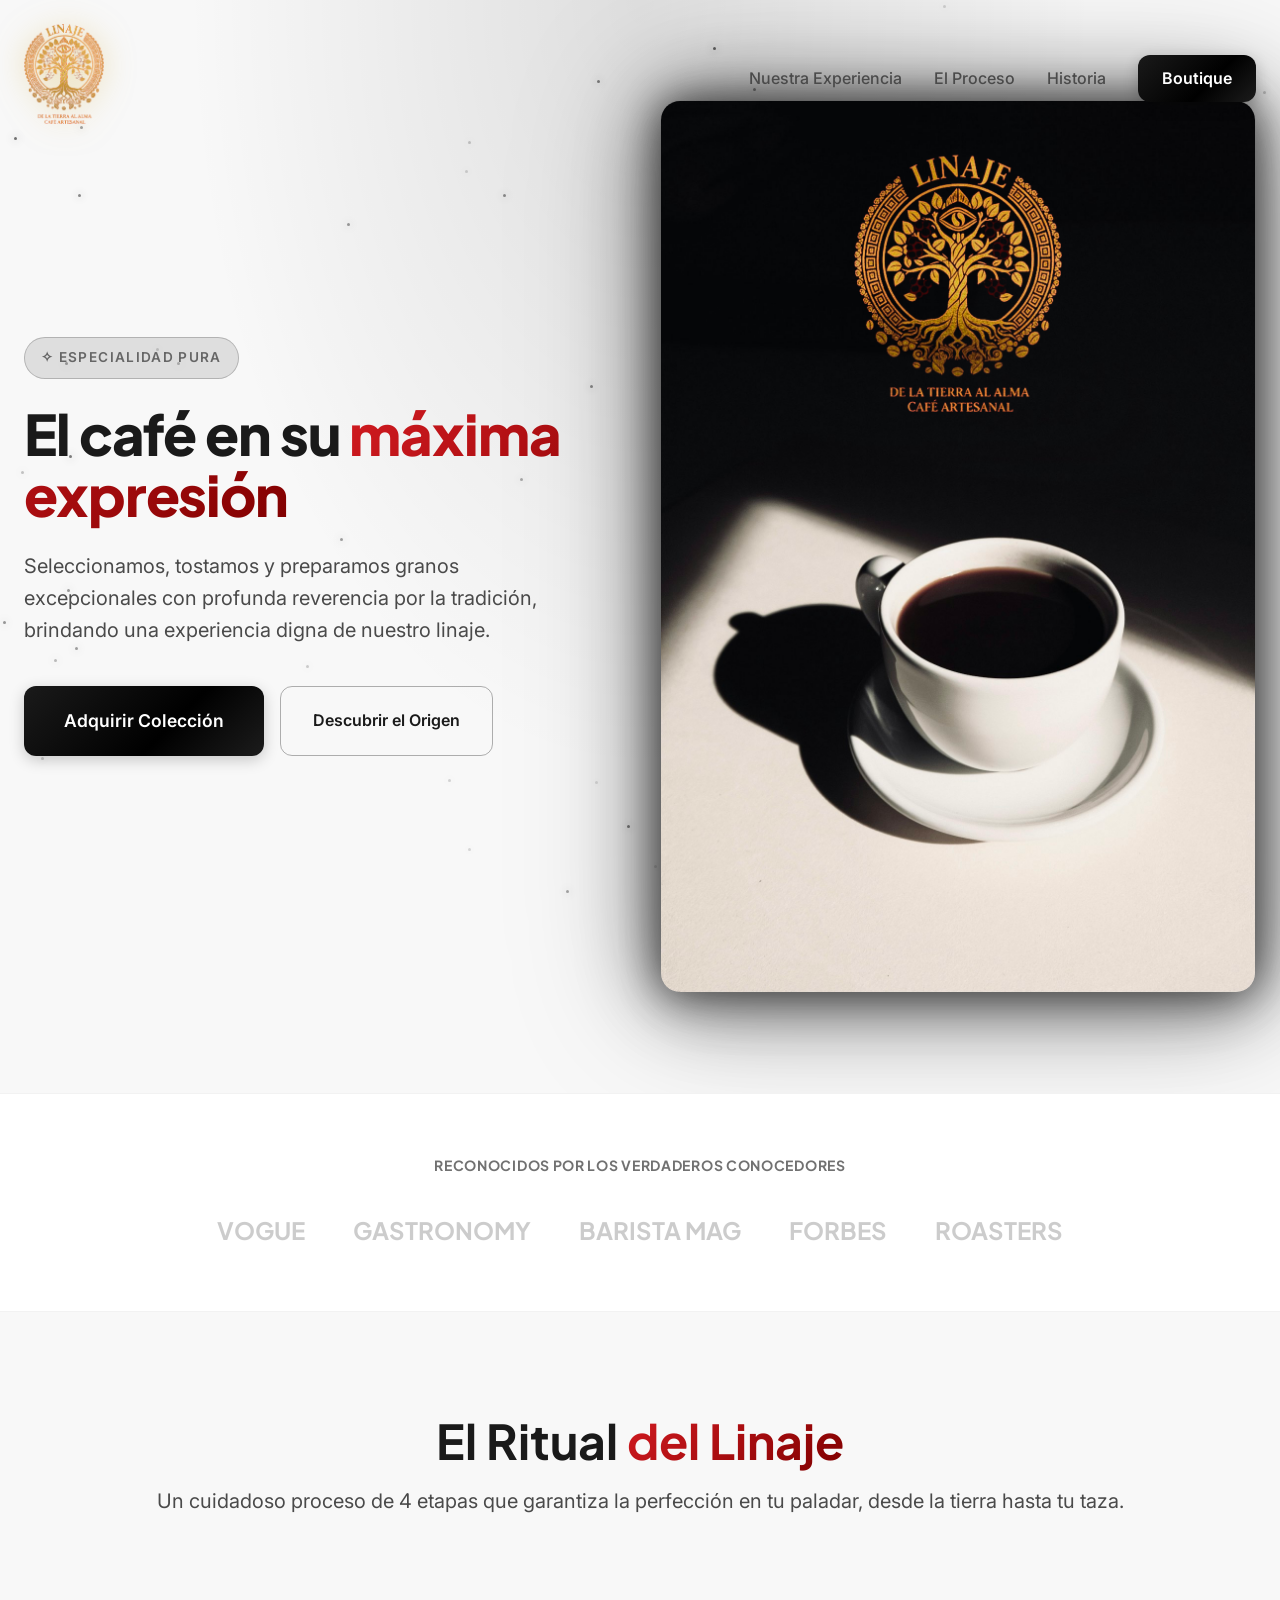
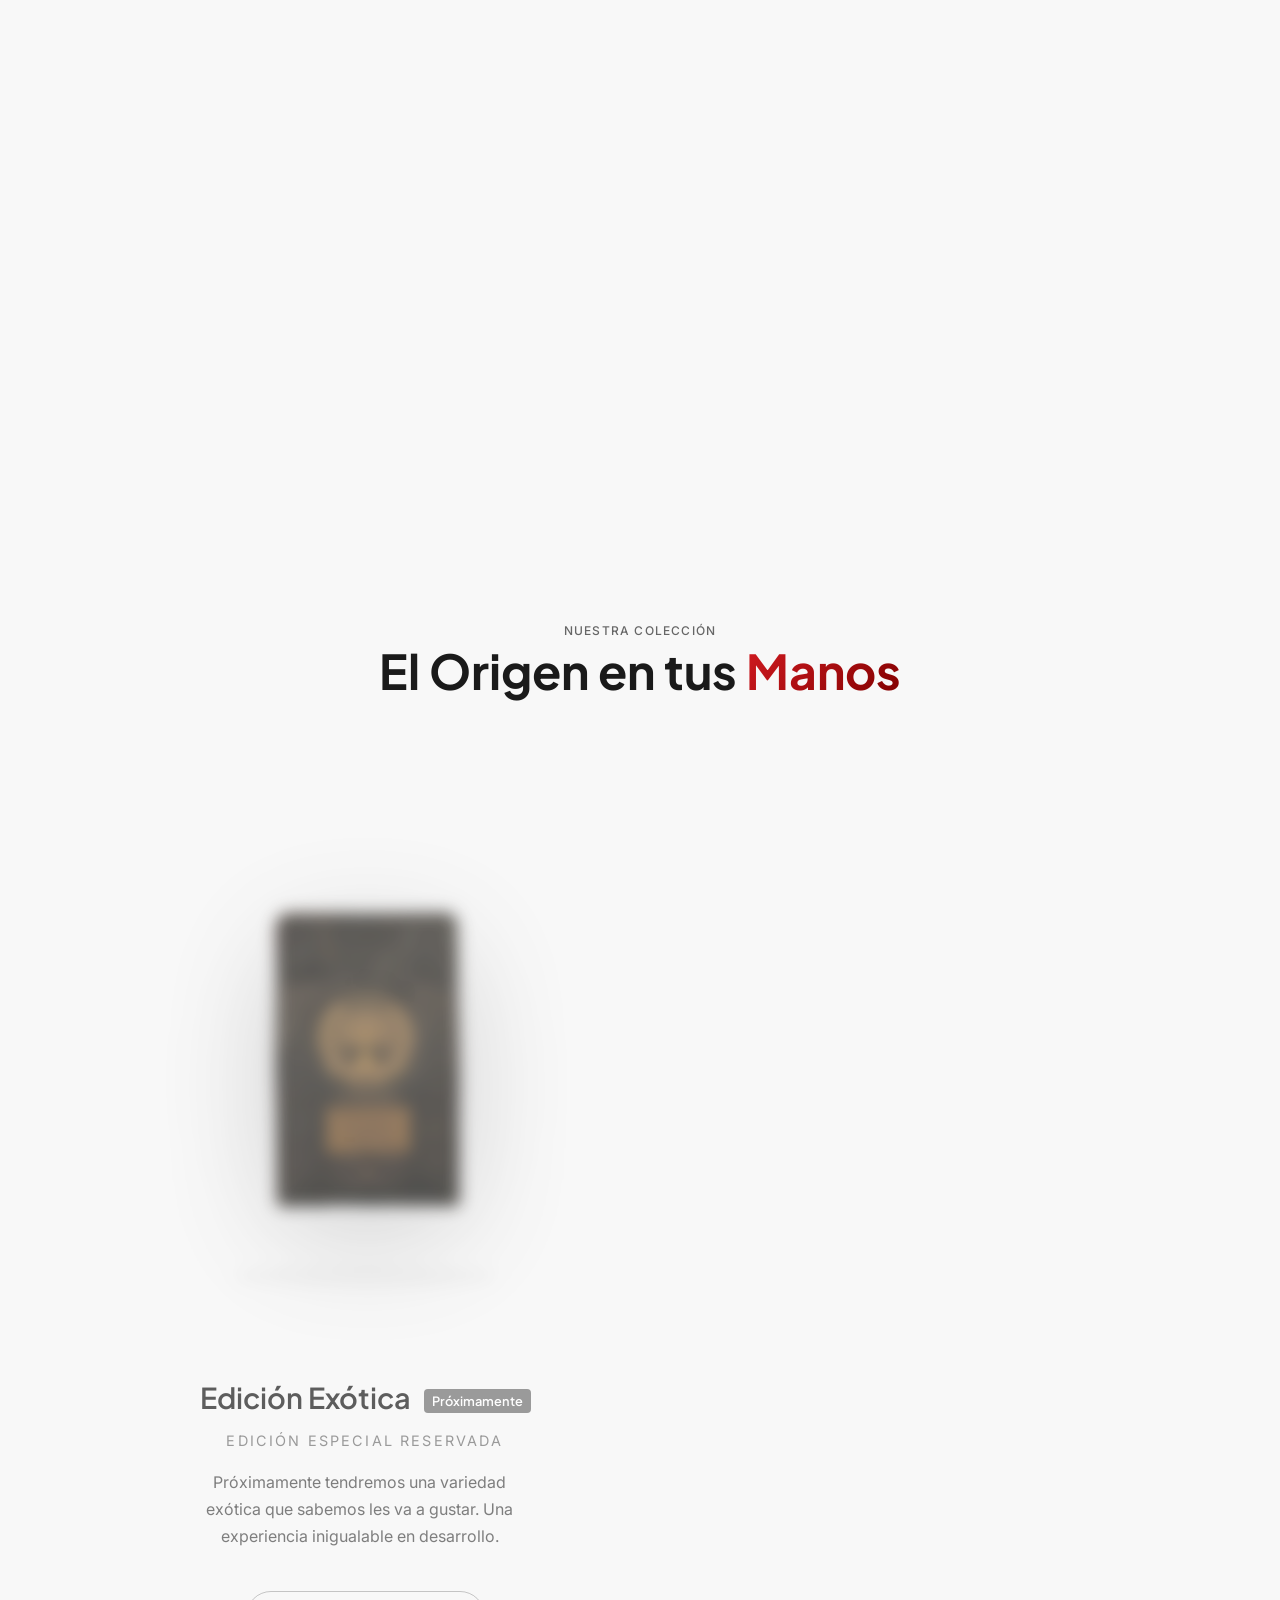
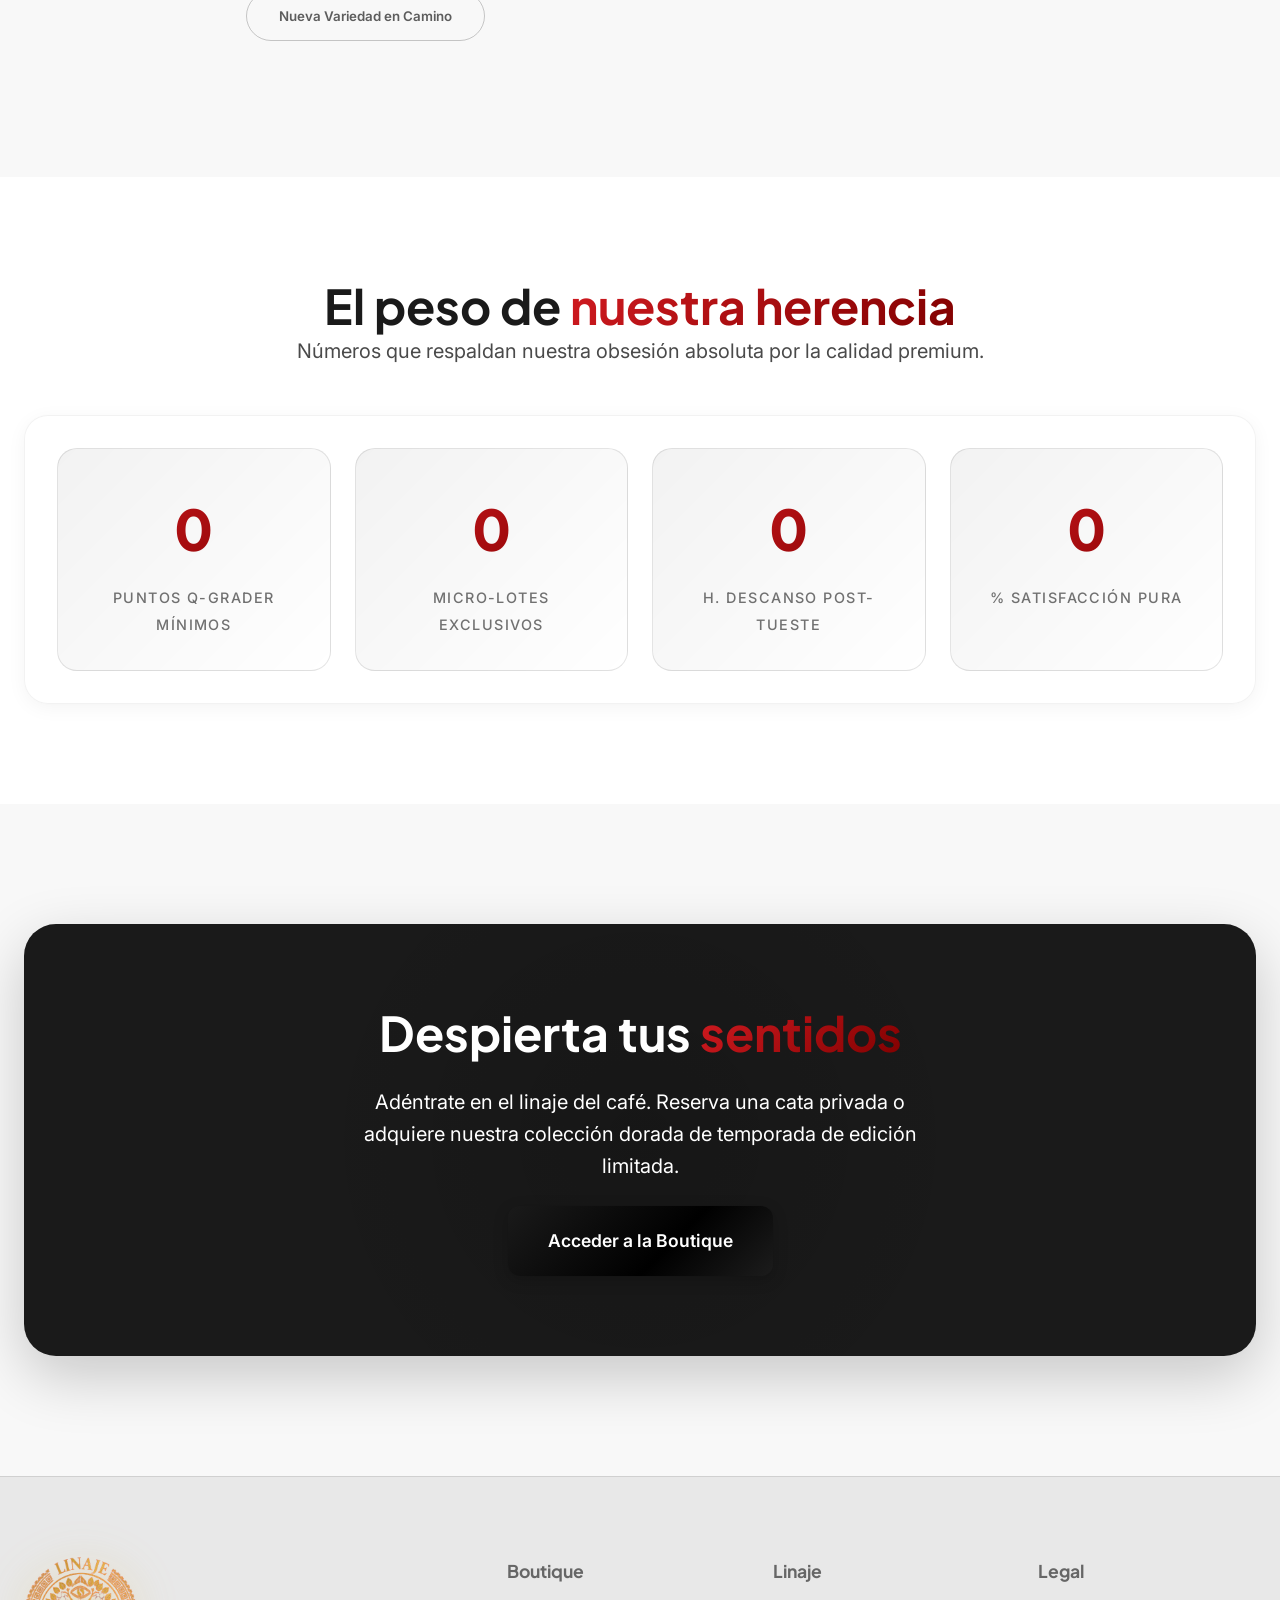
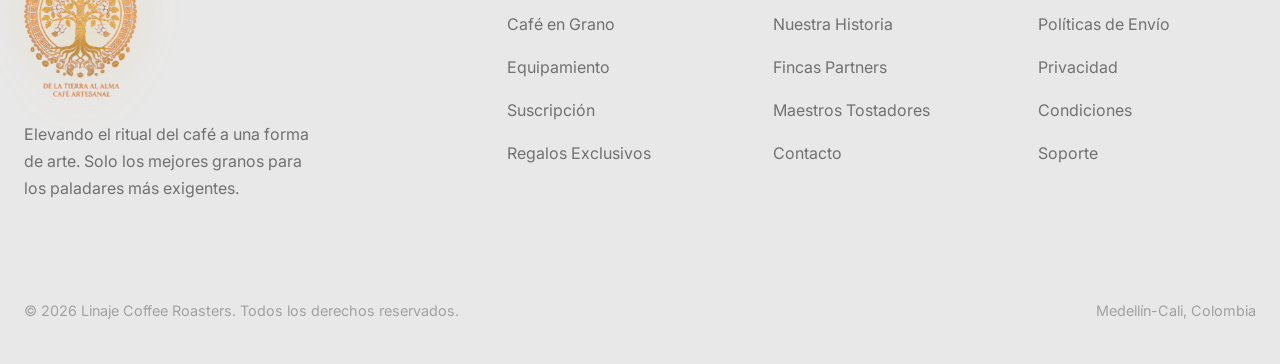
<file: index.html>
<!DOCTYPE html>
<html lang="es">

<head>
    <meta charset="UTF-8">
    <meta name="viewport" content="width=device-width, initial-scale=1.0">
    <title>Linaje | La excelencia del café en cada taza</title>
    <meta name="description"
        content="Linaje: Café de especialidad. Seleccionamos, tostamos y preparamos granos con profunda reverencia por la tradición, brindando una experiencia sensorial premium.">
    <!-- Design System CSS -->
    <link rel="stylesheet" href="styles.css">
</head>

<body>

    <!-- Background Particles -->
    <div class="particles-container" id="particles">
        <!-- Partículas inyectadas vía JS -->
    </div>

    <!-- Navegación Sticky -->
    <nav class="navbar" id="navbar">
        <div class="container nav-container">
            <a href="#" class="nav-logo">
                <img src="images/logo.png" alt="Linaje Logo" class="logo-img">
            </a>

            <ul class="nav-links" id="nav-links">
                <li><a href="#experiencia" class="nav-link">Nuestra Experiencia</a></li>
                <li><a href="#proceso" class="nav-link">El Proceso</a></li>
                <li><a href="#historia" class="nav-link">Historia</a></li>
                <li><a href="#boutique" class="btn btn-primary" style="padding: 10px 24px;">Boutique</a></li>
            </ul>

            <div class="mobile-menu-toggle" id="mobile-menu-toggle">
                <span></span>
                <span></span>
                <span></span>
            </div>
        </div>
    </nav>

    <!-- Hero Section -->
    <section class="hero" id="home">
        <div class="hero-bg"></div>
        <div class="container hero-container">
            <div class="hero-content">
                <div class="hero-label">
                    <span>✧ Especialidad Pura</span>
                </div>
                <h1 class="hero-title">El café en su <span class="text-gradient">máxima expresión</span></h1>
                <p class="hero-subtitle large">Seleccionamos, tostamos y preparamos granos excepcionales con profunda
                    reverencia por la tradición, brindando una experiencia digna de nuestro linaje.</p>
                <div class="hero-actions">
                    <a href="#boutique" class="btn btn-primary cta-pulse-btn">Adquirir Colección</a>
                    <a href="#proceso" class="btn btn-outline">Descubrir el Origen</a>
                </div>
            </div>

            <div class="hero-visual-wrapper">
                <img src="images/hero_visual.png" alt="Granos de café premium" class="hero-visual glow-primary">
            </div>
        </div>
    </section>

    <!-- Social Proof / Recognitions -->
    <section class="social-proof">
        <div class="container social-proof-content">
            <h4 class="social-proof-text">Reconocidos por los verdaderos conocedores</h4>
            <div class="logos-grid">
                <span>VOGUE</span>
                <span>GASTRONOMY</span>
                <span>BARISTA MAG</span>
                <span>FORBES</span>
                <span>ROASTERS</span>
            </div>
        </div>
    </section>

    <!-- Services / Process (Flip Cards) -->
    <section id="proceso">
        <div class="container">
            <div class="services-header">
                <h2>El Ritual <span class="text-gradient">del Linaje</span></h2>
                <p class="large">Un cuidadoso proceso de 4 etapas que garantiza la perfección en tu paladar, desde la
                    tierra hasta tu taza.</p>
            </div>

            <div class="services-grid" id="services-grid">

                <!-- Card 1 -->
                <div class="service-card-flip">
                    <div class="service-card-inner">
                        <div class="service-card-front">
                            <img src="images/service_1.png" alt="Cosecha y Origen" class="service-image">
                            <div class="service-overlay">
                                <h3 class="service-title-front">Origen Selecto</h3>
                            </div>
                        </div>
                        <div class="service-card-back glass-card">
                            <h3 class="service-title-back">Origen Selecto</h3>
                            <p class="service-description">Trato directo con fincas meticulosamente seleccionadas a más
                                de 1600m de altura, asegurando comercio justo y la más alta puntuación.</p>
                            <div class="service-features">
                                <span class="feature-tag">100% Arábica</span>
                                <span class="feature-tag">Single Origin</span>
                                <span class="feature-tag">Altura</span>
                            </div>
                        </div>
                    </div>
                </div>

                <!-- Card 2 -->
                <div class="service-card-flip">
                    <div class="service-card-inner">
                        <div class="service-card-front">
                            <img src="images/service_2.png" alt="Tueste Maestro" class="service-image">
                            <div class="service-overlay">
                                <h3 class="service-title-front">Tueste Maestro</h3>
                            </div>
                        </div>
                        <div class="service-card-back glass-card">
                            <h3 class="service-title-back">Tueste Maestro</h3>
                            <p class="service-description">Nuestros maestros tostadores moldean los perfiles térmicos
                                con precisión para exaltar las notas ocultas de cada lote.</p>
                            <div class="service-features">
                                <span class="feature-tag">Tueste Manual</span>
                                <span class="feature-tag">Omni-Roast</span>
                                <span class="feature-tag">Fresco</span>
                            </div>
                        </div>
                    </div>
                </div>

                <!-- Card 3 -->
                <div class="service-card-flip">
                    <div class="service-card-inner">
                        <div class="service-card-front">
                            <img src="images/service_3.png" alt="Arte Barista" class="service-image">
                            <div class="service-overlay">
                                <h3 class="service-title-front">Extracción Perfecta</h3>
                            </div>
                        </div>
                        <div class="service-card-back glass-card">
                            <h3 class="service-title-back">Extracción Perfecta</h3>
                            <p class="service-description">Una alquimia controlada a través de las mejores máquinas del
                                mundo, respetando temperaturas, ratios y técnica.</p>
                            <div class="service-features">
                                <span class="feature-tag">Espresso</span>
                                <span class="feature-tag">V60</span>
                                <span class="feature-tag">Cold Brew</span>
                            </div>
                        </div>
                    </div>
                </div>

                <!-- Card 4 -->
                <div class="service-card-flip">
                    <div class="service-card-inner">
                        <div class="service-card-front">
                            <img src="images/service_4.png" alt="Boutique" class="service-image">
                            <div class="service-overlay">
                                <h3 class="service-title-front">Experiencia Linaje</h3>
                            </div>
                        </div>
                        <div class="service-card-back glass-card">
                            <h3 class="service-title-back">Experiencia Linaje</h3>
                            <p class="service-description">Un entorno exclusivo, oscuro y lujoso, creado para
                                desconectar y saborear la autenticidad del café rodeado de arte.</p>
                            <div class="service-features">
                                <span class="feature-tag">Boutique</span>
                                <span class="feature-tag">Eventos</span>
                                <span class="feature-tag">Membresía</span>
                            </div>
                        </div>
                    </div>
                </div>

            </div>
        </div>
    </section>

    <!-- NEW SECTION: BOUTIQUE SHOWCASE -->
    <section id="boutique-showcase" class="boutique-section">
        <div class="container">
            <div class="boutique-header">
                <div class="label" style="text-align: center;">Nuestra Colección</div>
                <h2 style="text-align: center;">El Origen en tus <span class="text-gradient">Manos</span></h2>
            </div>

            <div class="products-showcase">
                <!-- PRODUCT 1: BLACK BAG (COMING SOON) -->
                <div class="product-item coming-soon-product" style="opacity: 0.7;">
                    <div class="product-image-container" style="filter: blur(8px); pointer-events: none;">
                        <img src="images/product_black.png" alt="Café Linaje Black Edition" class="product-bag">
                        <div class="product-glow black-glow"></div>
                        <div class="glass-pedestal"></div>
                    </div>
                    <div class="product-info" style="position: relative;">
                        <h3>Edición Exótica <span style="font-size: 0.8rem; background: var(--text-tertiary); color: white; padding: 4px 8px; border-radius: 4px; margin-left: 8px; vertical-align: middle;">Próximamente</span></h3>
                        <p class="product-note">Edición Especial Reservada</p>
                        <p class="product-desc">Próximamente tendremos una variedad exótica que sabemos les va a gustar. Una experiencia inigualable en desarrollo.</p>
                        <button class="btn btn-outline" style="border-radius: 100px; margin-top: 16px; cursor: not-allowed;" disabled>Nueva Variedad en Camino</button>
                    </div>
                </div>

                <!-- PRODUCT 2: RED BAG -->
                <div class="product-item">
                    <div class="product-image-container">
                        <img src="images/product_red.png" alt="Café Linaje Red Edition" class="product-bag">
                        <div class="product-glow red-glow"></div>
                        <div class="glass-pedestal"></div>
                    </div>
                    <div class="product-info">
                        <h3>Red Edition</h3>
                        <p class="product-note">Variedad Castillo · 1650m</p>
                        <p class="product-desc">Café de origen único con notas a chocolate, cacao, panela y una acidez elegante. Una experiencia brillante y sedosa en cada taza.</p>
                        <!-- Using inline styles here to ensure gold stays as requested (botones en negro, excepto este por contraste o lo haremos todo negro) -->
                        <a href="boutique.html" class="btn btn-primary" style="border-radius: 100px; margin-top: 16px;">Pedir</a>
                    </div>
                </div>
            </div>
        </div>
    </section>

    <!-- Metrics Section -->
    <section class="dashboard-section" id="historia">
        <div class="container dashboard-container">
            <div class="dashboard-header">
                <h2>El peso de <span class="text-gradient">nuestra herencia</span></h2>
                <p class="large">Números que respaldan nuestra obsesión absoluta por la calidad premium.</p>
            </div>

            <div class="glass-card" style="width: 100%;">
                <div class="dashboard-stats">
                    <div class="stat-item">
                        <span class="stat-value text-gradient" data-target="92">0</span>
                        <span class="stat-label">Puntos Q-Grader Mínimos</span>
                    </div>
                    <div class="stat-item">
                        <span class="stat-value text-gradient" data-target="15">0</span>
                        <span class="stat-label">Micro-Lotes Exclusivos</span>
                    </div>
                    <div class="stat-item">
                        <span class="stat-value text-gradient" data-target="48">0</span>
                        <span class="stat-label">H. Descanso Post-Tueste</span>
                    </div>
                    <div class="stat-item">
                        <span class="stat-value text-gradient" data-target="100">0</span>
                        <span class="stat-label">% Satisfacción Pura</span>
                    </div>
                </div>
            </div>
        </div>
    </section>

    <!-- Final CTA -->
    <section class="cta-section" id="boutique">
        <div class="container">
            <div class="cta-container">
                <div class="cta-bg"></div>
                <div class="cta-content">
                    <h2>Despierta tus <span class="text-gradient">sentidos</span></h2>
                    <p class="large">Adéntrate en el linaje del café. Reserva una cata privada o adquiere nuestra
                        colección dorada de temporada de edición limitada.</p>
                    <a href="boutique.html" class="btn btn-primary cta-pulse-btn">Acceder a la Boutique</a>
                </div>
            </div>
        </div>
    </section>

    <!-- Footer -->
    <footer class="footer">
        <div class="container">
            <div class="footer-grid">
                <div class="footer-brand">
                    <a href="#" class="footer-logo">
                        <img src="images/logo.png" alt="Linaje Logo" class="logo-img">
                    </a>
                    <p>Elevando el ritual del café a una forma de arte. Solo los mejores granos para los paladares más
                        exigentes.</p>
                </div>
                <div class="footer-col">
                    <h4>Boutique</h4>
                    <div class="footer-links">
                        <a href="#">Café en Grano</a>
                        <a href="#">Equipamiento</a>
                        <a href="#">Suscripción</a>
                        <a href="#">Regalos Exclusivos</a>
                    </div>
                </div>
                <div class="footer-col">
                    <h4>Linaje</h4>
                    <div class="footer-links">
                        <a href="#">Nuestra Historia</a>
                        <a href="#">Fincas Partners</a>
                        <a href="#">Maestros Tostadores</a>
                        <a href="#">Contacto</a>
                    </div>
                </div>
                <div class="footer-col">
                    <h4>Legal</h4>
                    <div class="footer-links">
                        <a href="#">Políticas de Envío</a>
                        <a href="#">Privacidad</a>
                        <a href="#">Condiciones</a>
                        <a href="#">Soporte</a>
                    </div>
                </div>
            </div>
            <div class="footer-bottom">
                <span>&copy; 2026 Linaje Coffee Roasters. Todos los derechos reservados.</span>
                <span>Medellín-Cali, Colombia</span>
            </div>
        </div>
    </footer>

    <!-- JS Scripts -->
    <script src="script.js"></script>
</body>

</html>
</file>
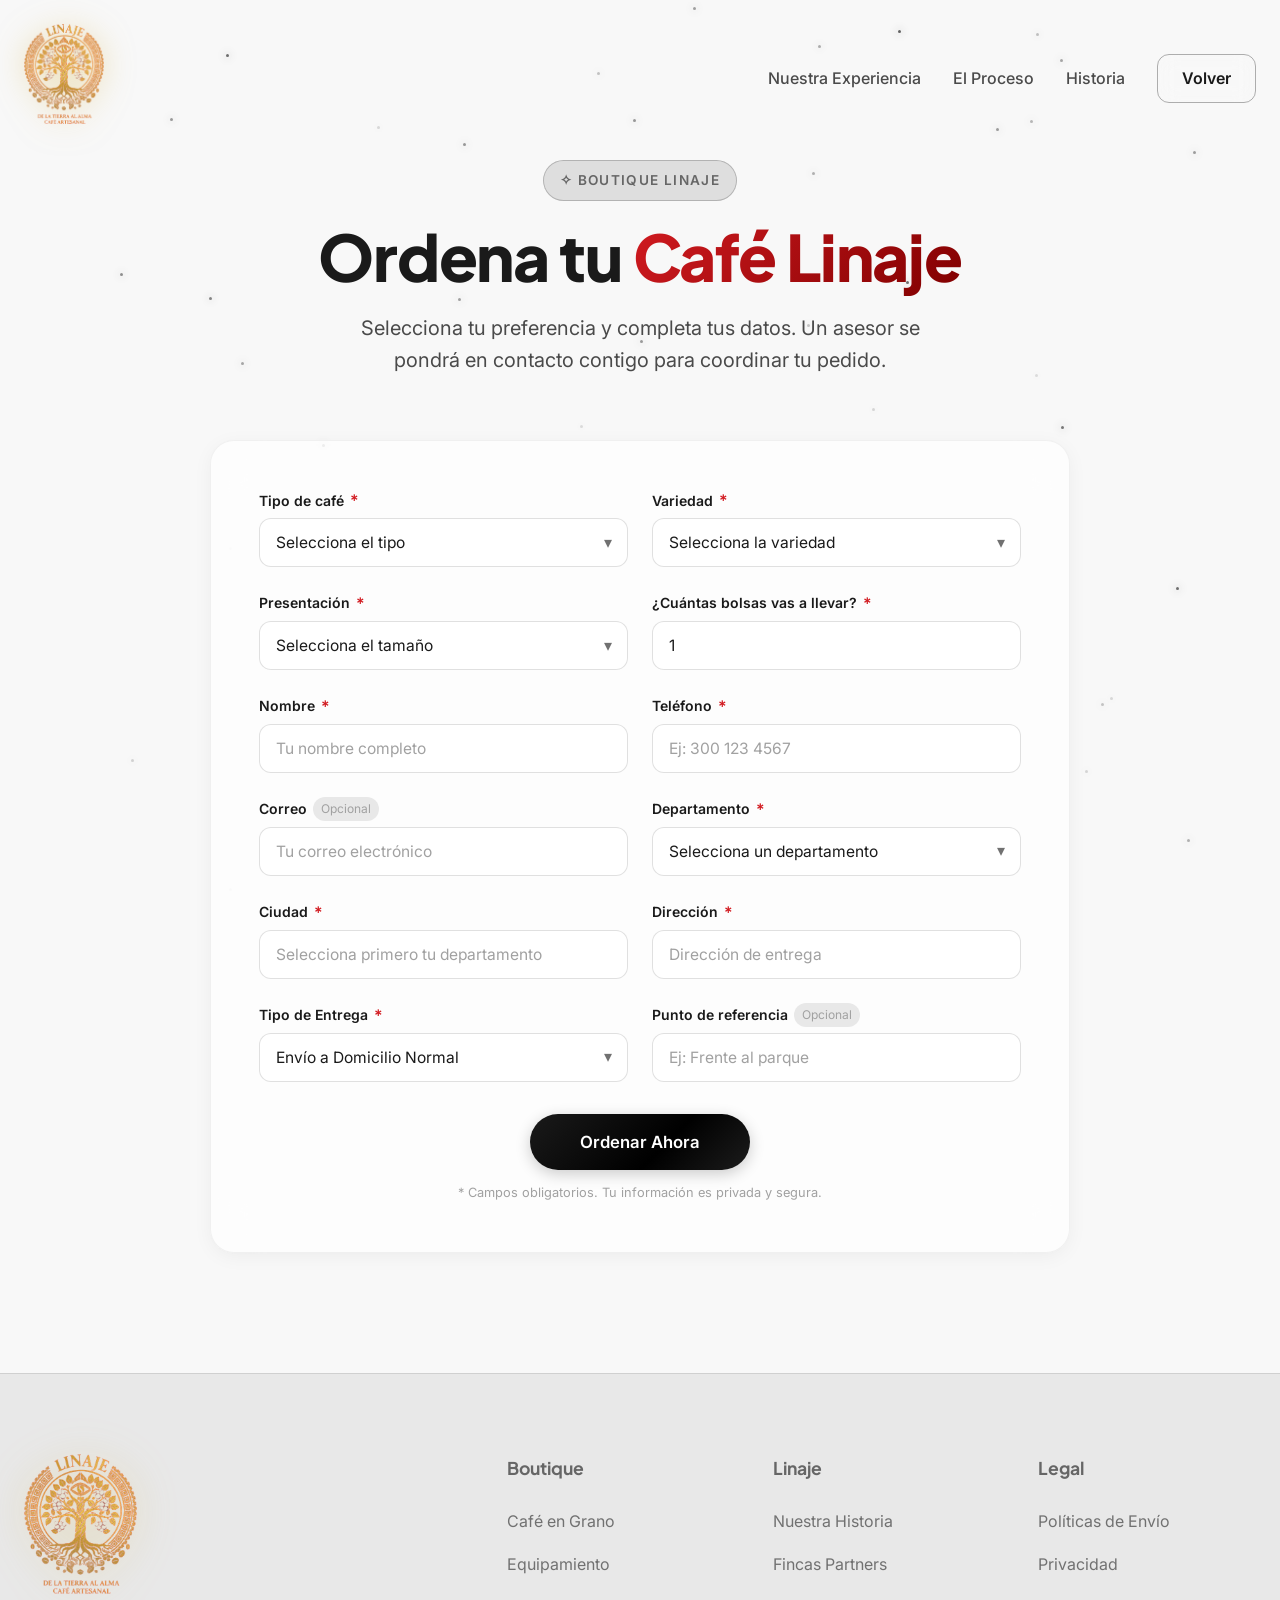
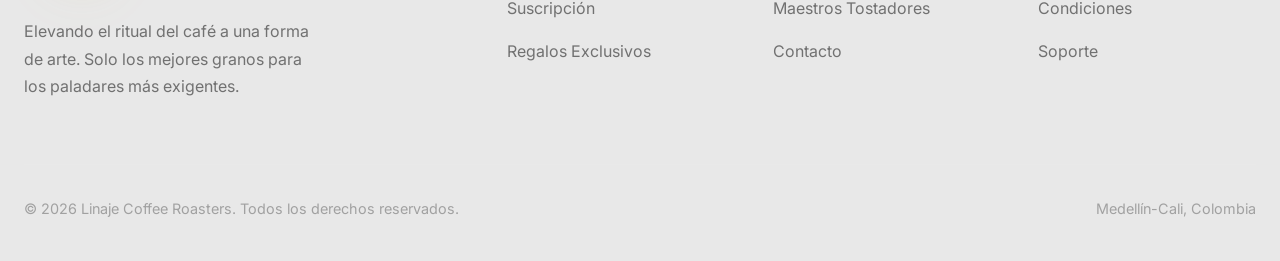
<file: boutique.html>
<!DOCTYPE html>
<html lang="es">

<head>
    <meta charset="UTF-8">
    <meta name="viewport" content="width=device-width, initial-scale=1.0">
    <title>Boutique | Linaje Café</title>
    <meta name="description" content="Ordena tu café Linaje de especialidad. Selecciona tu variedad, indica tu dirección y uno de nuestros asesores se contactará contigo.">
    <!-- Design System CSS -->
    <link rel="stylesheet" href="styles.css">
</head>

<body>

    <!-- Background Particles -->
    <div class="particles-container" id="particles">
        <!-- Partículas inyectadas vía JS -->
    </div>

    <!-- Navegación Sticky (same as landing) -->
    <nav class="navbar" id="navbar">
        <div class="container nav-container">
            <a href="index.html" class="nav-logo">
                <img src="images/logo.png" alt="Linaje Logo" class="logo-img">
            </a>

            <ul class="nav-links" id="nav-links">
                <li><a href="index.html#experiencia" class="nav-link">Nuestra Experiencia</a></li>
                <li><a href="index.html#proceso" class="nav-link">El Proceso</a></li>
                <li><a href="index.html#historia" class="nav-link">Historia</a></li>
                <li><a href="index.html" class="btn btn-outline" style="padding: 10px 24px;">Volver</a></li>
            </ul>

            <div class="mobile-menu-toggle" id="mobile-menu-toggle">
                <span></span>
                <span></span>
                <span></span>
            </div>
        </div>
    </nav>

    <!-- Boutique Hero + Form Section -->
    <section class="boutique-page-section">
        <div class="container">
            <div class="boutique-page-header">
                <div class="hero-label" style="margin: 0 auto;">
                    <span>✧ Boutique Linaje</span>
                </div>
                <h1>Ordena tu <span class="text-gradient">Café Linaje</span></h1>
                <p class="large">Selecciona tu preferencia y completa tus datos. Un asesor se pondrá en contacto contigo para coordinar tu pedido.</p>
            </div>

            <!-- Order Form -->
            <form id="order-form" class="order-form glass-card" novalidate>

                <!-- Row 1: Tipo de café + Variedad -->
                <div class="form-row">
                    <div class="form-group">
                        <label for="coffee_type" class="form-label">Tipo de café <span class="required-star">*</span></label>
                        <div class="select-wrapper">
                            <select id="coffee_type" name="coffee_type" class="form-control" required>
                                <option value="" disabled selected>Selecciona el tipo</option>
                                <option value="Molido">Molido</option>
                                <option value="En Grano">En Grano</option>
                            </select>
                        </div>
                        <span class="field-error" id="coffee_type-error">Por favor selecciona el tipo de café.</span>
                    </div>

                    <div class="form-group">
                        <label for="variety" class="form-label">Variedad <span class="required-star">*</span></label>
                        <div class="select-wrapper">
                            <select id="variety" name="variety" class="form-control" required>
                                <option value="" disabled selected>Selecciona la variedad</option>
                                <option value="Castillo">Castillo</option>
                            </select>
                        </div>
                        <span class="field-error" id="variety-error">Por favor selecciona la variedad.</span>
                    </div>
                </div>

                <!-- Row 1.2: Presentación y Cantidad -->
                <div class="form-row">
                    <div class="form-group">
                        <label for="size" class="form-label">Presentación <span class="required-star">*</span></label>
                        <div class="select-wrapper">
                            <select id="size" name="size" class="form-control" required>
                                <option value="" disabled selected>Selecciona el tamaño</option>
                                <option value="250gr">Bolsa x 250 gr ($34.000 COP)</option>
                                <option value="500gr">Bolsa x 500 gr ($59.000 COP)</option>
                            </select>
                        </div>
                        <span class="field-error" id="size-error">Por favor selecciona la presentación.</span>
                    </div>

                    <div class="form-group">
                        <label for="quantity" class="form-label">¿Cuántas bolsas vas a llevar? <span class="required-star">*</span></label>
                        <input type="number" id="quantity" name="quantity" class="form-control" min="1" value="1" required>
                        <span class="field-error" id="quantity-error">Ingresa la cantidad.</span>
                    </div>
                </div>

                <!-- Row 1.5: Tipo de molienda (Dynamic) -->
                <div class="form-row" id="grind-row" style="display: none;">
                    <div class="form-group" style="grid-column: 1 / -1;">
                        <label for="grind_type" class="form-label">Tipo de molienda <span class="required-star">*</span></label>
                        <div class="select-wrapper">
                            <select id="grind_type" name="grind_type" class="form-control">
                                <option value="" disabled selected>Selecciona la molienda</option>
                                <option value="Fina">Fina</option>
                                <option value="Media">Media</option>
                                <option value="Gruesa">Gruesa</option>
                            </select>
                        </div>
                        <span class="field-error" id="grind_type-error">Por favor selecciona el tipo de molienda.</span>
                    </div>
                </div>

                <!-- Row 2: Nombre + Teléfono -->
                <div class="form-row">
                    <div class="form-group">
                        <label for="name" class="form-label">Nombre <span class="required-star">*</span></label>
                        <input type="text" id="name" name="name" class="form-control" placeholder="Tu nombre completo" required>
                        <span class="field-error" id="name-error">El nombre es obligatorio.</span>
                    </div>

                    <div class="form-group">
                        <label for="phone" class="form-label">Teléfono <span class="required-star">*</span></label>
                        <input type="tel" id="phone" name="phone" class="form-control" placeholder="Ej: 300 123 4567" required>
                        <span class="field-error" id="phone-error">El teléfono es obligatorio.</span>
                    </div>
                </div>

                <!-- Row 3: Correo + Departamento -->
                <div class="form-row">
                    <div class="form-group">
                        <label for="email" class="form-label">Correo <span class="optional-tag">Opcional</span></label>
                        <input type="email" id="email" name="email" class="form-control" placeholder="Tu correo electrónico">
                        <span class="field-error" id="email-error">Ingresa un correo válido.</span>
                    </div>

                    <div class="form-group">
                        <label for="department" class="form-label">Departamento <span class="required-star">*</span></label>
                        <div class="select-wrapper">
                            <select id="department" name="department" class="form-control" required>
                                <option value="" disabled selected>Selecciona un departamento</option>
                                <!-- Departments will be populated by JS -->
                            </select>
                        </div>
                        <span class="field-error" id="department-error">El departamento es obligatorio.</span>
                    </div>
                </div>

                <!-- Row 4: Ciudad + Dirección -->
                <div class="form-row">
                    <div class="form-group">
                        <label for="city" class="form-label">Ciudad <span class="required-star">*</span></label>
                        <input type="text" id="city" name="city" class="form-control"
                               placeholder="Selecciona primero tu departamento"
                               list="cities-list" autocomplete="off" required disabled>
                        <datalist id="cities-list"></datalist>
                        <span class="field-error" id="city-error">La ciudad es obligatoria.</span>
                    </div>

                    <div class="form-group">
                        <label for="address" class="form-label">Dirección <span class="required-star">*</span></label>
                        <input type="text" id="address" name="address" class="form-control" placeholder="Dirección de entrega" required>
                        <span class="field-error" id="address-error">La dirección es obligatoria.</span>
                    </div>
                </div>

                <!-- Row 5: Entrega Especial + Punto de referencia -->
                <div class="form-row">
                    <div class="form-group">
                        <label for="delivery_point" class="form-label">Tipo de Entrega <span class="required-star">*</span></label>
                        <div class="select-wrapper">
                            <select id="delivery_point" name="delivery_point" class="form-control" required>
                                <option value="Envío a Domicilio Normal" selected>Envío a Domicilio Normal</option>
                                <option value="Entrega en Oficina (Lunes)">Entrega en Oficina (Lunes)</option>
                                <option value="Entrega en Empresa (Martes a Jueves)">Entrega en Oficina (Martes a Jueves)</option>
                            </select>
                        </div>
                        <span class="field-error" id="delivery_point-error">Por favor selecciona un tipo de entrega.</span>
                    </div>

                    <div class="form-group">
                        <label for="benchmark" class="form-label">Punto de referencia <span class="optional-tag">Opcional</span></label>
                        <input type="text" id="benchmark" name="benchmark" class="form-control" placeholder="Ej: Frente al parque">
                    </div>
                </div>

                <!-- Submit -->
                <div class="form-submit-row">
                    <button type="submit" class="btn btn-primary cta-pulse-btn" id="submit-btn">
                        <span id="submit-text">Ordenar Ahora</span>
                        <span id="submit-spinner" class="spinner" style="display:none;"></span>
                    </button>
                    <p class="form-disclaimer">* Campos obligatorios. Tu información es privada y segura.</p>
                </div>

            </form>
        </div>
    </section>

    <!-- Footer (same as landing) -->
    <footer class="footer">
        <div class="container">
            <div class="footer-grid">
                <div class="footer-brand">
                    <a href="index.html" class="footer-logo">
                        <img src="images/logo.png" alt="Linaje Logo" class="logo-img">
                    </a>
                    <p>Elevando el ritual del café a una forma de arte. Solo los mejores granos para los paladares más exigentes.</p>
                </div>
                <div class="footer-col">
                    <h4>Boutique</h4>
                    <div class="footer-links">
                        <a href="#">Café en Grano</a>
                        <a href="#">Equipamiento</a>
                        <a href="#">Suscripción</a>
                        <a href="#">Regalos Exclusivos</a>
                    </div>
                </div>
                <div class="footer-col">
                    <h4>Linaje</h4>
                    <div class="footer-links">
                        <a href="#">Nuestra Historia</a>
                        <a href="#">Fincas Partners</a>
                        <a href="#">Maestros Tostadores</a>
                        <a href="#">Contacto</a>
                    </div>
                </div>
                <div class="footer-col">
                    <h4>Legal</h4>
                    <div class="footer-links">
                        <a href="#">Políticas de Envío</a>
                        <a href="#">Privacidad</a>
                        <a href="#">Condiciones</a>
                        <a href="#">Soporte</a>
                    </div>
                </div>
            </div>
            <div class="footer-bottom">
                <span>&copy; 2026 Linaje Coffee Roasters. Todos los derechos reservados.</span>
                <span>Medellín-Cali, Colombia</span>
            </div>
        </div>
    </footer>

    <!-- Popup 1: Casi listo -->
    <div class="popup-overlay" id="popup-almost" aria-hidden="true">
        <div class="popup-card glass-card">
            <h3 class="popup-title">Cada vez estas mas cerca de probar nuestro café <span class="text-gradient">Linaje</span>.</h3>
            <p class="popup-subtitle">Estamos procesando tu pedido…</p>
            <!-- Spinning bean + loading bar -->
            <div class="bean-spinner">☕</div>
            <div class="popup-timer-bar-container">
                <div class="popup-timer-bar">
                    <div class="popup-timer-fill" id="timer-fill-1"></div>
                </div>
            </div>
            <span class="popup-countdown" id="countdown-1">10</span>
        </div>
    </div>

    <!-- Popup 2: En camino -->
    <div class="popup-overlay" id="popup-sent" aria-hidden="true">
        <div class="popup-card glass-card">
            <h3 class="popup-title">Tu compra esta en proceso.</h3>
            <p class="popup-subtitle">Uno de nuestros Asesores se contactará contigo.</p>
            <!-- Coffee cup animation -->
            <div class="coffee-scene">
                <div class="coffee-steam">
                    <span></span><span></span><span></span>
                </div>
                <div class="coffee-cup">
                    <div class="coffee-liquid" id="coffee-fill-2"></div>
                    <div class="coffee-cup-handle"></div>
                </div>
                <div class="coffee-saucer"></div>
            </div>
            <span class="popup-countdown" id="countdown-2">10</span>
        </div>
    </div>

    <!-- Volver button (shown after popup 2 closes) -->
    <div class="volver-overlay" id="volver-overlay" style="display:none;">
        <div class="volver-card glass-card">
            <div class="popup-icon">✧</div>
            <h3>¡Gracias por tu pedido!</h3>
            <p>Pronto estaremos en contacto contigo.</p>
            <a href="index.html" class="btn btn-primary" style="margin-top: 16px; border-radius: 100px;">Volver al inicio</a>
        </div>
    </div>

    <!-- JS Scripts -->
    <script src="script.js"></script>
    <script src="boutique.js"></script>
</body>

</html>
</file>
<file: styles.css>
/* =========================================================================
   LINAJE - DESIGN SYSTEM (DARK LUXURY)
   ========================================================================= */

@import url('https://fonts.googleapis.com/css2?family=Inter:wght@400;500;600&family=Plus+Jakarta+Sans:wght@700;800&display=swap');

:root {
    /* Backgrounds */
    --bg-primary: #F8F8F8;     /* Very Light Gray / White */
    --bg-secondary: #FFFFFF;   /* Pure White */
    --bg-tertiary: #E8E8E8;    /* Soft Gray */

    /* Primary Accent: Deep Black */
    --primary-50: #F2F2F2;
    --primary-100: #E6E6E6;
    --primary-200: #CCCCCC;
    --primary-300: #999999;
    --primary-400: #666666;
    --primary-500: #000000;
    --primary-600: #000000;
    --primary-700: #000000;
    --primary-800: #000000;
    --primary-900: #000000;
    --primary-rgb: 0, 0, 0;

    /* Secondary Accent: Red Linaje */
    --accent-red: #D21B21;

    /* Texts */
    --text-primary: #1A1A1A;   /* Dark for readability */
    --text-secondary: #4A4A4A; /* Medium gray */
    --text-tertiary: #717171;  /* Light gray text */
    --text-quaternary: #A1A1A1;

    /* Utilities */
    --success: #22C55E;
    --warning: #F59E0B;
}

/* =========================================================================
   BASE STYLES
   ========================================================================= */

* {
    margin: 0;
    padding: 0;
    box-sizing: border-box;
}

body {
    background-color: var(--bg-primary);
    color: var(--text-secondary);
    font-family: 'Inter', sans-serif;
    line-height: 1.7;
    overflow-x: hidden;
    scroll-behavior: smooth;
}

h1,
h2,
h3,
h4,
h5,
h6 {
    font-family: 'Plus Jakarta Sans', sans-serif;
    color: var(--text-primary);
}

h1 {
    font-size: clamp(2.5rem, 5vw, 4.75rem);
    font-weight: 800;
    line-height: 1.1;
    letter-spacing: -0.02em;
}

h2 {
    font-size: clamp(2rem, 4vw, 3rem);
    font-weight: 700;
    line-height: 1.2;
}

h3 {
    font-size: 1.5rem;
    font-weight: 600;
    line-height: 1.3;
}

p {
    font-size: 1rem;
    font-weight: 400;
}

p.large {
    font-size: 1.25rem;
    line-height: 1.6;
}

.label {
    font-size: 0.75rem;
    font-weight: 500;
    text-transform: uppercase;
    letter-spacing: 0.1em;
    color: var(--primary-400);
}

a {
    text-decoration: none;
    color: inherit;
}

ul {
    list-style: none;
}

/* =========================================================================
   LAYOUT
   ========================================================================= */

.container {
    max-width: 1280px;
    margin: 0 auto;
    padding: 0 24px;
}

section {
    padding: 100px 0;
    position: relative;
    z-index: 10;
}

/* =========================================================================
   COMPONENTS
   ========================================================================= */

/* Glass Card */
.glass-card {
    background: rgba(255, 255, 255, 0.7);
    backdrop-filter: blur(24px) saturate(180%);
    -webkit-backdrop-filter: blur(24px) saturate(180%);
    border: 1px solid rgba(0, 0, 0, 0.05);
    border-radius: 24px;
    padding: 32px;
    box-shadow:
        0 4px 20px -1px rgba(0, 0, 0, 0.05),
        0 2px 10px -2px rgba(0, 0, 0, 0.02);
    transition: all 0.4s cubic-bezier(0.4, 0, 0.2, 1);
}

.glass-card:hover {
    border-color: rgba(0, 0, 0, 0.1);
    box-shadow: 0 25px 50px -12px rgba(0, 0, 0, 0.1);
    transform: translateY(-4px);
}

/* Buttons */
.btn {
    display: inline-flex;
    align-items: center;
    justify-content: center;
    padding: 16px 32px;
    border-radius: 12px;
    font-weight: 600;
    font-family: 'Inter', sans-serif;
    cursor: pointer;
    transition: all 0.3s cubic-bezier(0.4, 0, 0.2, 1);
}

.btn-primary {
    background: linear-gradient(135deg,
            #1A1A1A 0%,
            #000000 30%,
            #2A2A2A 60%,
            #000000 100%);
    background-size: 200% 200%;
    animation: gradient-shift 4s ease infinite;
    color: #FFFFFF;
    border: none;
    box-shadow:
        0 4px 15px rgba(0, 0, 0, 0.2);
}

.btn-primary:hover {
    transform: translateY(-2px) scale(1.02);
    box-shadow:
        0 8px 25px rgba(0, 0, 0, 0.3);
}

.btn-outline {
    background: transparent;
    color: var(--text-primary);
    border: 1px solid rgba(var(--primary-rgb), 0.3);
    backdrop-filter: blur(10px);
}

.btn-outline:hover {
    background: rgba(var(--primary-rgb), 0.1);
    border-color: rgba(var(--primary-rgb), 0.6);
    transform: translateY(-2px);
}

/* Glow */
.glow-primary {
    filter: drop-shadow(0 0 20px rgba(var(--primary-rgb), 0.6)) drop-shadow(0 0 40px rgba(var(--primary-rgb), 0.4)) drop-shadow(0 0 60px rgba(var(--primary-rgb), 0.3));
}

.text-gradient {
    background: linear-gradient(135deg, var(--accent-red) 0%, #800000 100%);
    -webkit-background-clip: text;
    -webkit-text-fill-color: transparent;
    background-clip: text;
    color: transparent;
}

/* =========================================================================
   NAVBAR
   ========================================================================= */

.navbar {
    position: fixed;
    top: 0;
    width: 100%;
    z-index: 1000;
    padding: 24px 0;
    transition: all 0.3s ease;
}

.navbar.scrolled {
    background: rgba(255, 255, 255, 0.95);
    backdrop-filter: blur(24px);
    border-bottom: 1px solid rgba(0, 0, 0, 0.05);
    box-shadow: 0 4px 20px rgba(0, 0, 0, 0.05);
    padding: 16px 0;
}

.nav-container {
    display: flex;
    justify-content: space-between;
    align-items: center;
}

.nav-logo img {
    height: 100px;
    object-fit: contain;
    transition: all 0.4s ease;
    filter: drop-shadow(0 0 15px rgba(212, 175, 55, 0.5));
}

.nav-logo:hover img {
    filter: drop-shadow(0 0 25px rgba(212, 175, 55, 0.8)) drop-shadow(0 0 10px rgba(153, 27, 27, 0.6));
    transform: scale(1.02);
}

.navbar.scrolled .nav-logo img {
    height: 80px;
    filter: drop-shadow(0 0 10px rgba(212, 175, 55, 0.3));
}

.nav-links {
    display: flex;
    gap: 32px;
    align-items: center;
}

.nav-link {
    color: var(--text-secondary);
    font-weight: 500;
    position: relative;
    transition: color 0.3s ease;
}

.nav-link:hover {
    color: var(--primary-500);
}

.nav-link::after {
    content: '';
    position: absolute;
    bottom: -4px;
    left: 0;
    width: 0;
    height: 2px;
    background: var(--primary-500);
    transition: width 0.3s ease;
}

.nav-link:hover::after {
    width: 100%;
}

.mobile-menu-toggle {
    display: none;
    flex-direction: column;
    gap: 6px;
    cursor: pointer;
}

.mobile-menu-toggle span {
    width: 24px;
    height: 2px;
    background: var(--text-primary);
    transition: all 0.3s;
}

/* =========================================================================
   HERO SECTION
   ========================================================================= */

.hero {
    min-height: 100vh;
    display: flex;
    align-items: center;
    padding-top: 100px;
    overflow: hidden;
    position: relative;
}

.hero-bg {
    position: absolute;
    top: 0;
    left: 0;
    width: 100%;
    height: 100%;
    z-index: 1;
    background: radial-gradient(ellipse at top, rgba(var(--primary-rgb), 0.1) 0%, transparent 50%);
}

.hero-container {
    display: grid;
    grid-template-columns: 1fr 1fr;
    gap: 40px;
    align-items: center;
    position: relative;
    z-index: 2;
}

.hero-content {
    display: flex;
    flex-direction: column;
    gap: 24px;
}

.hero-label {
    display: inline-flex;
    align-items: center;
    gap: 8px;
    background: rgba(var(--primary-rgb), 0.1);
    border: 1px solid rgba(var(--primary-rgb), 0.2);
    padding: 8px 16px;
    border-radius: 100px;
    color: var(--primary-400);
    font-weight: 600;
    font-size: 0.85rem;
    text-transform: uppercase;
    letter-spacing: 0.1em;
    width: max-content;
}

.hero-title {
    opacity: 0;
    animation: fade-in-up 0.8s cubic-bezier(0.16, 1, 0.3, 1) forwards;
}

.hero-subtitle {
    opacity: 0;
    animation: fade-in-up 0.8s cubic-bezier(0.16, 1, 0.3, 1) 0.2s forwards;
    max-width: 90%;
}

.hero-actions {
    display: flex;
    gap: 16px;
    margin-top: 16px;
    opacity: 0;
    animation: fade-in-up 0.8s cubic-bezier(0.16, 1, 0.3, 1) 0.4s forwards;
}

.hero-visual-wrapper {
    position: relative;
    display: flex;
    justify-content: center;
    align-items: center;
    opacity: 0;
    animation: fade-in-rotate 1.2s cubic-bezier(0.16, 1, 0.3, 1) forwards;
}

.hero-visual {
    width: 100%;
    max-width: 600px;
    height: auto;
    border-radius: 20px;
    object-fit: cover;
    animation: float 6s ease-in-out infinite;
    z-index: 3;
    position: relative;
    border: 1px solid rgba(0, 0, 0, 0.05);
    box-shadow: 0 20px 60px rgba(0, 0, 0, 0.1);
}

/* =========================================================================
   SOCIAL PROOF / LOGOS
   ========================================================================= */

.social-proof {
    padding: 60px 0;
    border-top: 1px solid rgba(0, 0, 0, 0.05);
    border-bottom: 1px solid rgba(0, 0, 0, 0.05);
    background: var(--bg-secondary);
}

.social-proof-content {
    display: flex;
    flex-direction: column;
    align-items: center;
    gap: 32px;
}

.social-proof-text {
    font-size: 14px;
    color: var(--text-tertiary);
    letter-spacing: 0.05em;
    text-transform: uppercase;
}

.logos-grid {
    display: flex;
    flex-wrap: wrap;
    justify-content: center;
    gap: 48px;
}

.logos-grid span {
    font-family: 'Plus Jakarta Sans', sans-serif;
    font-size: 1.5rem;
    font-weight: 700;
    color: rgba(0, 0, 0, 0.2);
    transition: all 0.3s;
    cursor: default;
}

.logos-grid span:hover {
    color: var(--primary-500);
}

/* =========================================================================
   SERVICES (FLIP CARDS)
   ========================================================================= */

.services-header {
    text-align: center;
    margin-bottom: 64px;
}

.services-header h2 {
    margin-bottom: 16px;
}

.services-grid {
    display: grid;
    grid-template-columns: repeat(4, 1fr);
    gap: 32px;
}

.service-card-flip {
    perspective: 1000px;
    height: 420px;
    cursor: pointer;
    opacity: 0;
    transform: translateY(20px);
}

.service-card-flip.animate-in {
    animation: fade-in-up 0.6s forwards;
}

.service-card-inner {
    position: relative;
    width: 100%;
    height: 100%;
    text-align: center;
    transition: transform 0.8s cubic-bezier(0.175, 0.885, 0.32, 1.275);
    transform-style: preserve-3d;
}

.service-card-flip:hover .service-card-inner,
.service-card-flip.is-flipped .service-card-inner {
    transform: rotateY(180deg);
}

.service-card-front,
.service-card-back {
    position: absolute;
    width: 100%;
    height: 100%;
    backface-visibility: hidden;
    -webkit-backface-visibility: hidden;
    border-radius: 24px;
    overflow: hidden;
}

.service-card-front {
    background-color: var(--bg-tertiary);
}

.service-image {
    width: 100%;
    height: 100%;
    object-fit: cover;
    transition: transform 0.5s ease;
}

.service-card-flip:hover .service-image {
    transform: scale(1.05);
    /* Zoom in on hover */
}

.service-overlay {
    position: absolute;
    bottom: 0;
    left: 0;
    right: 0;
    height: 60%;
    background: linear-gradient(to top, rgba(0, 0, 0, 0.95) 0%, rgba(0, 0, 0, 0.5) 50%, transparent 100%);
    display: flex;
    align-items: flex-end;
    padding: 24px;
}

.service-title-front {
    margin: 0;
    color: var(--text-primary);
    text-align: left;
    font-size: 1.4rem;
}

.service-card-back {
    transform: rotateY(180deg);
    display: flex;
    flex-direction: column;
    justify-content: center;
    align-items: center;
    padding: 32px;
    text-align: center;
    border: 1px solid rgba(var(--primary-rgb), 0.2);
}

.service-title-back {
    margin-bottom: 16px;
    color: var(--primary-400);
}

.service-description {
    margin-bottom: 24px;
    color: var(--text-secondary);
    font-size: 0.95rem;
    line-height: 1.6;
}

.service-features {
    display: flex;
    flex-wrap: wrap;
    gap: 8px;
    justify-content: center;
}

.feature-tag {
    background: rgba(var(--primary-rgb), 0.1);
    color: var(--primary-300);
    padding: 4px 12px;
    border-radius: 100px;
    font-size: 0.8rem;
    font-weight: 500;
    border: 1px solid rgba(var(--primary-rgb), 0.2);
}

/* =========================================================================
   DASHBOARD / METRICS
   ========================================================================= */

.dashboard-section {
    position: relative;
    overflow: hidden;
    background: var(--bg-secondary);
}

.dashboard-container {
    display: flex;
    flex-direction: column;
    align-items: center;
    text-align: center;
    gap: 48px;
}

.dashboard-stats {
    display: grid;
    grid-template-columns: repeat(4, 1fr);
    gap: 24px;
    width: 100%;
}

.stat-item {
    text-align: center;
    padding: 32px 24px;
    border-radius: 20px;
    background: linear-gradient(135deg, rgba(var(--primary-rgb), 0.05), transparent);
    border: 1px solid rgba(var(--primary-rgb), 0.1);
}

.stat-value {
    font-size: 3.5rem;
    font-family: 'Plus Jakarta Sans', sans-serif;
    font-weight: 800;
    color: var(--text-primary);
    display: block;
    margin-bottom: 8px;
}

.stat-label {
    color: var(--text-tertiary);
    font-size: 0.9rem;
    font-weight: 500;
    text-transform: uppercase;
    letter-spacing: 0.1em;
}

/* =========================================================================
   CTA SECTION
   ========================================================================= */

.cta-section {
    padding: 120px 0;
}

.cta-container {
    position: relative;
    padding: 80px 48px;
    border-radius: 32px;
    text-align: center;
    overflow: hidden;
    background: #1A1A1A;
    color: #FFFFFF;
    border: none;
    box-shadow: 0 20px 60px rgba(0, 0, 0, 0.2);
}

.cta-container h2, .cta-container p {
    color: #FFFFFF;
}

.cta-bg {
    position: absolute;
    top: 50%;
    left: 50%;
    transform: translate(-50%, -50%);
    width: 800px;
    height: 800px;
    background: radial-gradient(circle, rgba(var(--primary-rgb), 0.15) 0%, transparent 60%);
    /* Gold hint inside CTA */
    z-index: 1;
}

.cta-content {
    position: relative;
    z-index: 2;
    display: flex;
    flex-direction: column;
    align-items: center;
    gap: 24px;
    max-width: 600px;
    margin: 0 auto;
}

.cta-pulse-btn {
    animation: pulse-glow 3s ease-in-out infinite;
    font-size: 1.1rem;
    padding: 20px 40px;
}

/* =========================================================================
   FOOTER
   ========================================================================= */

.footer {
    background: var(--bg-tertiary);
    border-top: 1px solid rgba(var(--primary-rgb), 0.1);
    padding: 80px 0 40px;
}

.footer-grid {
    display: grid;
    grid-template-columns: 2fr 1fr 1fr 1fr;
    gap: 48px;
    margin-bottom: 64px;
}

.footer-brand p {
    margin-top: 16px;
    color: var(--text-tertiary);
    max-width: 300px;
}

.footer-logo img {
    height: 140px;
    object-fit: contain;
    border-radius: 8px;
    /* In case the red background is kept */
    filter: drop-shadow(0 0 20px rgba(212, 175, 55, 0.3));
    transition: all 0.4s ease;
}

.footer-logo:hover img {
    filter: drop-shadow(0 0 30px rgba(212, 175, 55, 0.6)) drop-shadow(0 0 15px rgba(153, 27, 27, 0.4));
    transform: scale(1.05);
}

.footer-col h4 {
    margin-bottom: 24px;
    font-size: 1.1rem;
    color: var(--primary-400);
}

.footer-links {
    display: flex;
    flex-direction: column;
    gap: 16px;
}

.footer-links a {
    color: var(--text-tertiary);
    transition: color 0.2s;
}

.footer-links a:hover {
    color: var(--primary-500);
}

.footer-bottom {
    display: flex;
    justify-content: space-between;
    align-items: center;
    padding-top: 32px;
    border-top: 1px solid rgba(255, 255, 255, 0.05);
    color: var(--text-quaternary);
    font-size: 0.9rem;
}

/* =========================================================================
   ANIMATIONS & PARTICLES
   ========================================================================= */

@keyframes fade-in-up {
    0% {
        opacity: 0;
        transform: translateY(30px);
    }

    100% {
        opacity: 1;
        transform: translateY(0);
    }
}

@keyframes fade-in-rotate {
    0% {
        opacity: 0;
        transform: scale(0.9) rotate(-3deg);
    }

    100% {
        opacity: 1;
        transform: scale(1) rotate(0deg);
    }
}

@keyframes float {

    0%,
    100% {
        transform: translateY(0);
    }

    50% {
        transform: translateY(-15px);
    }
}

@keyframes float-particle {

    0%,
    100% {
        transform: translate(0, 0);
        opacity: 0.2;
    }

    25% {
        transform: translate(50px, -50px);
        opacity: 0.6;
    }

    50% {
        transform: translate(-25px, -100px);
        opacity: 0.3;
    }

    75% {
        transform: translate(-50px, -50px);
        opacity: 0.5;
    }
}

@keyframes pulse-glow {

    0%,
    100% {
        box-shadow:
            0 0 0 1px rgba(var(--primary-rgb), 0.5),
            0 4px 24px rgba(var(--primary-rgb), 0.4);
    }

    50% {
        box-shadow:
            0 0 0 2px rgba(var(--primary-rgb), 0.8),
            0 8px 40px rgba(var(--primary-rgb), 0.6);
    }
}

@keyframes gradient-shift {

    0%,
    100% {
        background-position: 0% 50%;
    }

    50% {
        background-position: 100% 50%;
    }
}

.particles-container {
    position: absolute;
    top: 0;
    left: 0;
    width: 100%;
    height: 100%;
    overflow: hidden;
    z-index: 0;
    pointer-events: none;
}

.particle {
    position: absolute;
    width: 3px;
    height: 3px;
    background: var(--primary-500);
    border-radius: 50%;
    box-shadow: 0 0 10px var(--primary-500);
    animation: float-particle 15s infinite ease-in-out;
}

/* =========================================================================
   BOUTIQUE SHOWCASE (MINIMALIST)
   ========================================================================= */

.boutique-section {
    padding: 120px 0;
    position: relative;
    overflow: hidden;
}

.boutique-header {
    margin-bottom: 80px;
}

.products-showcase {
    display: flex;
    justify-content: center;
    gap: 100px;
    flex-wrap: wrap;
    align-items: flex-start;
}

.product-item {
    flex: 1;
    min-width: 300px;
    max-width: 450px;
    display: flex;
    flex-direction: column;
    align-items: center;
    text-align: center;
    padding: 20px;
    opacity: 0;
    transform: translateY(40px);
    transition: all 0.8s cubic-bezier(0.16, 1, 0.3, 1);
}

.product-item.animate-in {
    opacity: 1;
    transform: translateY(0);
}

.product-image-container {
    position: relative;
    margin-bottom: 60px;
    width: 380px;
    height: 480px;
    display: flex;
    justify-content: center;
    align-items: center;
    perspective: 1000px;
}

.product-bag {
    width: 280px;
    height: auto;
    max-height: 100%;
    object-fit: contain;
    z-index: 5;
    filter: drop-shadow(0 30px 50px rgba(0, 0, 0, 0.15));
    transition: all 0.8s cubic-bezier(0.16, 1, 0.3, 1);
    image-rendering: -webkit-optimize-contrast;
}

.glass-pedestal {
    position: absolute;
    bottom: 20px;
    width: 260px;
    height: 45px;
    background: rgba(0, 0, 0, 0.03);
    border-radius: 50%;
    backdrop-filter: blur(8px);
    border: 1px solid rgba(0, 0, 0, 0.05);
    transform: rotateX(75deg);
    z-index: 1;
    box-shadow: inset 0 0 20px rgba(0,0,0,0.05);
}

.product-item:nth-child(1) .product-bag {
    filter: drop-shadow(0 30px 60px rgba(0, 0, 0, 0.2));
}

.product-item:hover .product-bag {
    transform: translateY(-40px) scale(1.08) rotateY(10deg);
}

.product-glow {
    position: absolute;
    width: 400px;
    height: 400px;
    top: 50%;
    left: 50%;
    transform: translate(-50%, -50%);
    background: radial-gradient(circle, rgba(0, 0, 0, 0.03) 0%, transparent 70%);
    z-index: 2;
    border-radius: 50%;
    filter: blur(60px);
    pointer-events: none;
}

.black-glow {
    background: radial-gradient(circle, rgba(0, 0, 0, 0.05) 0%, transparent 70%);
}

.red-glow {
    background: radial-gradient(circle, rgba(210, 27, 33, 0.05) 0%, transparent 70%);
}

.product-info h3 {
    font-size: 1.8rem;
    margin-bottom: 12px;
}

.product-note {
    font-size: 0.9rem;
    color: var(--text-tertiary);
    text-transform: uppercase;
    letter-spacing: 0.15em;
    margin-bottom: 16px;
}

.product-desc {
    font-size: 1rem;
    color: var(--text-secondary);
    margin-bottom: 24px;
    max-width: 320px;
}

/* =========================================================================
   RESPONSIVE DESIGN
   ========================================================================= */

@media (min-width: 1024px) and (max-width: 1439px) {
    .hero-title {
        font-size: 3.5rem;
    }
}

@media (min-width: 768px) and (max-width: 1023px) {
    .hero-container {
        grid-template-columns: 1fr;
        text-align: center;
    }

    .hero-content {
        align-items: center;
    }

    .hero-actions {
        justify-content: center;
    }

    .hero-visual {
        max-width: 400px;
        margin-top: 40px;
    }

    .services-grid {
        grid-template-columns: repeat(2, 1fr);
    }

    .dashboard-stats {
        grid-template-columns: repeat(2, 1fr);
    }

    .footer-grid {
        grid-template-columns: repeat(2, 1fr);
    }
}

@media (max-width: 767px) {
    .hero-container {
        grid-template-columns: 1fr;
        text-align: center;
    }

    .hero-content {
        align-items: center;
    }

    .hero-actions {
        flex-direction: column;
        width: 100%;
    }

    .hero-actions .btn {
        width: 100%;
    }

    .hero-title {
        font-size: 2.5rem;
    }

    .hero-visual {
        max-width: 300px;
        margin-top: 40px;
    }

    .nav-links {
        display: none;
    }

    .mobile-menu-toggle {
        display: flex;
    }

    .services-grid {
        grid-template-columns: 1fr;
    }

    .dashboard-stats {
        grid-template-columns: 1fr;
        gap: 24px;
    }

    .footer-grid {
        grid-template-columns: 1fr;
    }

    .footer-bottom {
        flex-direction: column;
        gap: 16px;
        text-align: center;
    }

    .cta-container {
        padding: 40px 24px;
    }

    section {
        padding: 60px 0;
    }

    .particle:nth-child(n+15) {
        display: none;
    }
}

/* =========================================================================
   BOUTIQUE PAGE — ORDER FORM
   ========================================================================= */

.boutique-page-section {
    min-height: 100vh;
    padding-top: 160px;
    padding-bottom: 120px;
    position: relative;
    z-index: 10;
}

.boutique-page-header {
    text-align: center;
    max-width: 700px;
    margin: 0 auto 64px;
    display: flex;
    flex-direction: column;
    align-items: center;
    gap: 20px;
}

.boutique-page-header h1 {
    margin: 0;
}

.boutique-page-header .large {
    color: var(--text-secondary);
    max-width: 560px;
}

/* Form card */
.order-form {
    max-width: 860px;
    margin: 0 auto;
    display: flex;
    flex-direction: column;
    gap: 24px;
    padding: 48px;
}

.form-row {
    display: grid;
    grid-template-columns: 1fr 1fr;
    gap: 24px;
}

.form-group {
    display: flex;
    flex-direction: column;
    gap: 6px;
    position: relative;
}

.form-label {
    font-size: 0.875rem;
    font-weight: 600;
    color: var(--text-primary);
    font-family: 'Inter', sans-serif;
    display: flex;
    align-items: center;
    gap: 6px;
}

.required-star {
    color: var(--accent-red);
    font-size: 1rem;
    line-height: 1;
}

.optional-tag {
    font-size: 0.75rem;
    font-weight: 400;
    color: var(--text-quaternary);
    background: var(--bg-tertiary);
    padding: 2px 8px;
    border-radius: 100px;
}

.form-control {
    width: 100%;
    padding: 14px 16px;
    border-radius: 12px;
    border: 1.5px solid rgba(0, 0, 0, 0.12);
    background: var(--bg-secondary);
    color: var(--text-primary);
    font-family: 'Inter', sans-serif;
    font-size: 0.975rem;
    transition: border-color 0.25s ease, box-shadow 0.25s ease;
    outline: none;
    appearance: none;
    -webkit-appearance: none;
}

.form-control:focus {
    border-color: var(--primary-500);
    box-shadow: 0 0 0 3px rgba(0, 0, 0, 0.08);
}

.form-control::placeholder {
    color: var(--text-quaternary);
}

.form-control.input-ok {
    border-color: var(--success);
}

.form-control.input-error {
    border-color: var(--accent-red);
    background: rgba(210, 27, 33, 0.03);
}

/* Select dropdown arrow */
.select-wrapper {
    position: relative;
}

.select-wrapper::after {
    content: '▾';
    position: absolute;
    right: 16px;
    top: 50%;
    transform: translateY(-50%);
    color: var(--text-tertiary);
    pointer-events: none;
    font-size: 1rem;
}

.select-wrapper .form-control {
    padding-right: 40px;
    cursor: pointer;
}

/* Validation error message */
.field-error {
    font-size: 0.78rem;
    color: var(--accent-red);
    font-weight: 500;
    display: none;
    animation: fade-in-up 0.2s ease forwards;
}

.field-error.visible {
    display: block;
}

/* Submit row */
.form-submit-row {
    display: flex;
    flex-direction: column;
    align-items: center;
    gap: 12px;
    margin-top: 8px;
}

.form-submit-row .btn {
    min-width: 220px;
    font-size: 1.05rem;
    border-radius: 100px;
    padding: 18px 40px;
}

.form-disclaimer {
    font-size: 0.8rem;
    color: var(--text-quaternary);
}

/* Spinner */
.spinner {
    width: 20px;
    height: 20px;
    border: 2px solid rgba(255, 255, 255, 0.3);
    border-top-color: #fff;
    border-radius: 50%;
    animation: spin 0.7s linear infinite;
    display: inline-block;
}

@keyframes spin {
    to { transform: rotate(360deg); }
}

/* =========================================================================
   POPUP OVERLAY
   ========================================================================= */

.popup-overlay {
    position: fixed;
    inset: 0;
    z-index: 9000;
    background: rgba(0, 0, 0, 0.55);
    backdrop-filter: blur(8px);
    display: flex;
    align-items: center;
    justify-content: center;
    opacity: 0;
    pointer-events: none;
    transition: opacity 0.4s ease;
}

.popup-overlay.popup-visible {
    opacity: 1;
    pointer-events: all;
}

.popup-card {
    max-width: 480px;
    width: 90%;
    text-align: center;
    display: flex;
    flex-direction: column;
    align-items: center;
    gap: 16px;
    padding: 48px 40px;
    border: 1px solid rgba(0, 0, 0, 0.08);
    animation: fade-in-up 0.5s cubic-bezier(0.16, 1, 0.3, 1) forwards;
}

.popup-icon {
    font-size: 3rem;
    line-height: 1;
}

.popup-title {
    font-size: 1.4rem;
    line-height: 1.35;
    color: var(--text-primary);
}

.popup-subtitle {
    color: var(--text-tertiary);
    font-size: 0.95rem;
    margin-bottom: 8px;
}

.popup-timer-bar {
    width: 100%;
    height: 4px;
    background: var(--bg-tertiary);
    border-radius: 100px;
    overflow: hidden;
}

.popup-timer-fill {
    height: 100%;
    width: 100%;
    background: linear-gradient(90deg, var(--accent-red), #000000);
    border-radius: 100px;
    transition: width 1s linear;
}

.popup-countdown {
    font-size: 0.85rem;
    font-weight: 700;
    color: var(--text-tertiary);
    letter-spacing: 0.05em;
    margin-top: 4px;
}

.popup-timer-bar-container {
    width: 100%;
    margin-top: 10px;
}

.popup-timer-bar {
    width: 100%;
    height: 6px;
    background: var(--bg-tertiary);
    border-radius: 100px;
    overflow: hidden;
}

.popup-timer-fill {
    height: 100%;
    width: 0%;
    background: linear-gradient(90deg, var(--accent-red), #ff4d4d);
    border-radius: 100px;
    transition: width 1s linear;
}

.bean-spinner {
    font-size: 2.5rem;
    animation: spin 2s linear infinite;
    display: inline-block;
    color: #6b3a1f; 
    margin-bottom: 10px;
}

/* =========================================================================
   VOLVER SCREEN
   ========================================================================= */

.volver-overlay {
    position: fixed;
    inset: 0;
    z-index: 9500;
    background: rgba(248, 248, 248, 0.96);
    backdrop-filter: blur(16px);
    display: flex;
    align-items: center;
    justify-content: center;
    animation: fade-in-up 0.6s ease forwards;
}

.volver-card {
    max-width: 440px;
    width: 90%;
    text-align: center;
    display: flex;
    flex-direction: column;
    align-items: center;
    gap: 12px;
    padding: 56px 40px;
}

.volver-card .popup-icon {
    color: var(--accent-red);
}

/* =========================================================================
   BOUTIQUE FORM RESPONSIVE
   ========================================================================= */

@media (max-width: 767px) {
    .form-row {
        grid-template-columns: 1fr;
    }

    .order-form {
        padding: 28px 20px;
    }

    .boutique-page-section {
        padding-top: 130px;
    }
}

/* =========================================================================
   COFFEE CUP ANIMATION (Popup timer)
   ========================================================================= */

.coffee-scene {
    display: flex;
    flex-direction: column;
    align-items: center;
    gap: 0;
    margin: 8px 0;
    position: relative;
}

/* Steam wisps */
.coffee-steam {
    display: flex;
    gap: 14px;
    margin-bottom: 6px;
    height: 36px;
    align-items: flex-end;
}

.coffee-steam span {
    display: block;
    width: 6px;
    height: 28px;
    border-radius: 100px;
    background: linear-gradient(to top, rgba(120,80,40,0.25), transparent);
    animation: steam-rise 1.6s ease-in-out infinite;
    transform-origin: bottom center;
}

.coffee-steam span:nth-child(1) { animation-delay: 0s;    height: 22px; }
.coffee-steam span:nth-child(2) { animation-delay: 0.5s;  height: 30px; }
.coffee-steam span:nth-child(3) { animation-delay: 1s;    height: 22px; }

@keyframes steam-rise {
    0%   { transform: translateY(0)   scaleX(1);   opacity: 0.6; }
    40%  { transform: translateY(-8px) scaleX(1.3); opacity: 0.9; }
    100% { transform: translateY(-18px) scaleX(0.8); opacity: 0; }
}

/* Cup body */
.coffee-cup {
    position: relative;
    width: 90px;
    height: 75px;
    background: var(--bg-secondary);
    border: 2.5px solid #2a1a0a;
    border-radius: 4px 4px 18px 18px;
    overflow: hidden;
    box-shadow: inset 0 2px 8px rgba(0,0,0,0.08), 0 2px 8px rgba(0,0,0,0.07);
}

/* Coffee liquid — fills from bottom, height driven by JS per second */
.coffee-liquid {
    position: absolute;
    bottom: 0;
    left: 0;
    width: 100%;
    height: 0%;
    background: linear-gradient(
        to top,
        #3b1f06 0%,
        #6b3a1f 40%,
        #8c4e28 70%,
        #a0622e 100%
    );
    transition: height 1s linear;
    border-radius: 0 0 15px 15px;
}

/* Surface shimmer on top of liquid */
.coffee-liquid::after {
    content: '';
    position: absolute;
    top: 0;
    left: 5%;
    width: 90%;
    height: 4px;
    background: rgba(255,255,255,0.12);
    border-radius: 100px;
    animation: shimmer 2s ease-in-out infinite;
}

@keyframes shimmer {
    0%, 100% { opacity: 0.4; transform: scaleX(0.8); }
    50%       { opacity: 1;   transform: scaleX(1); }
}

/* Cup handle */
.coffee-cup-handle {
    position: absolute;
    right: -18px;
    top: 16px;
    width: 18px;
    height: 32px;
    border: 2.5px solid #2a1a0a;
    border-left: none;
    border-radius: 0 14px 14px 0;
    background: transparent;
}

/* Saucer */
.coffee-saucer {
    width: 110px;
    height: 12px;
    background: var(--bg-secondary);
    border: 2px solid #2a1a0a;
    border-radius: 50%;
    margin-top: 2px;
    box-shadow: 0 2px 6px rgba(0,0,0,0.07);
}

/* Countdown number below the cup */
.popup-countdown {
    font-size: 0.85rem;
    font-weight: 700;
    color: var(--text-tertiary);
    letter-spacing: 0.05em;
    margin-top: 4px;
}
</file>
